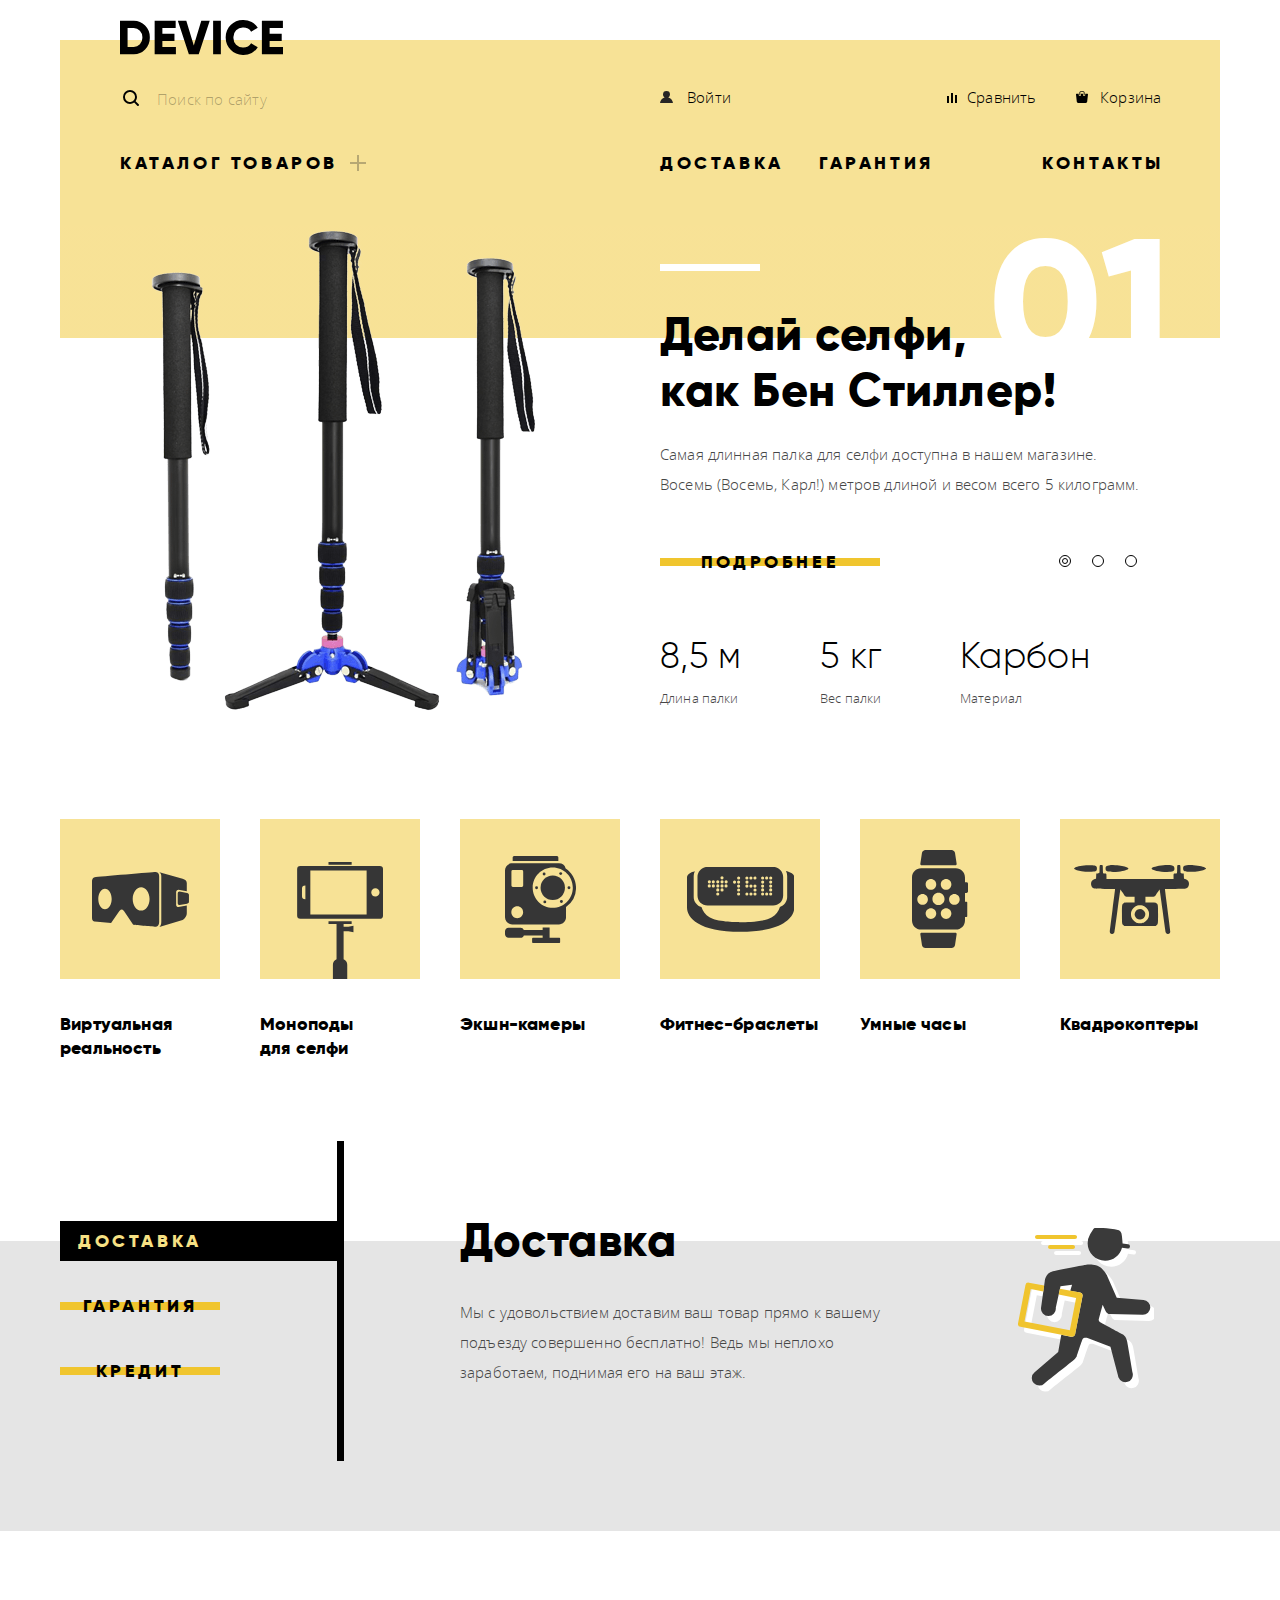
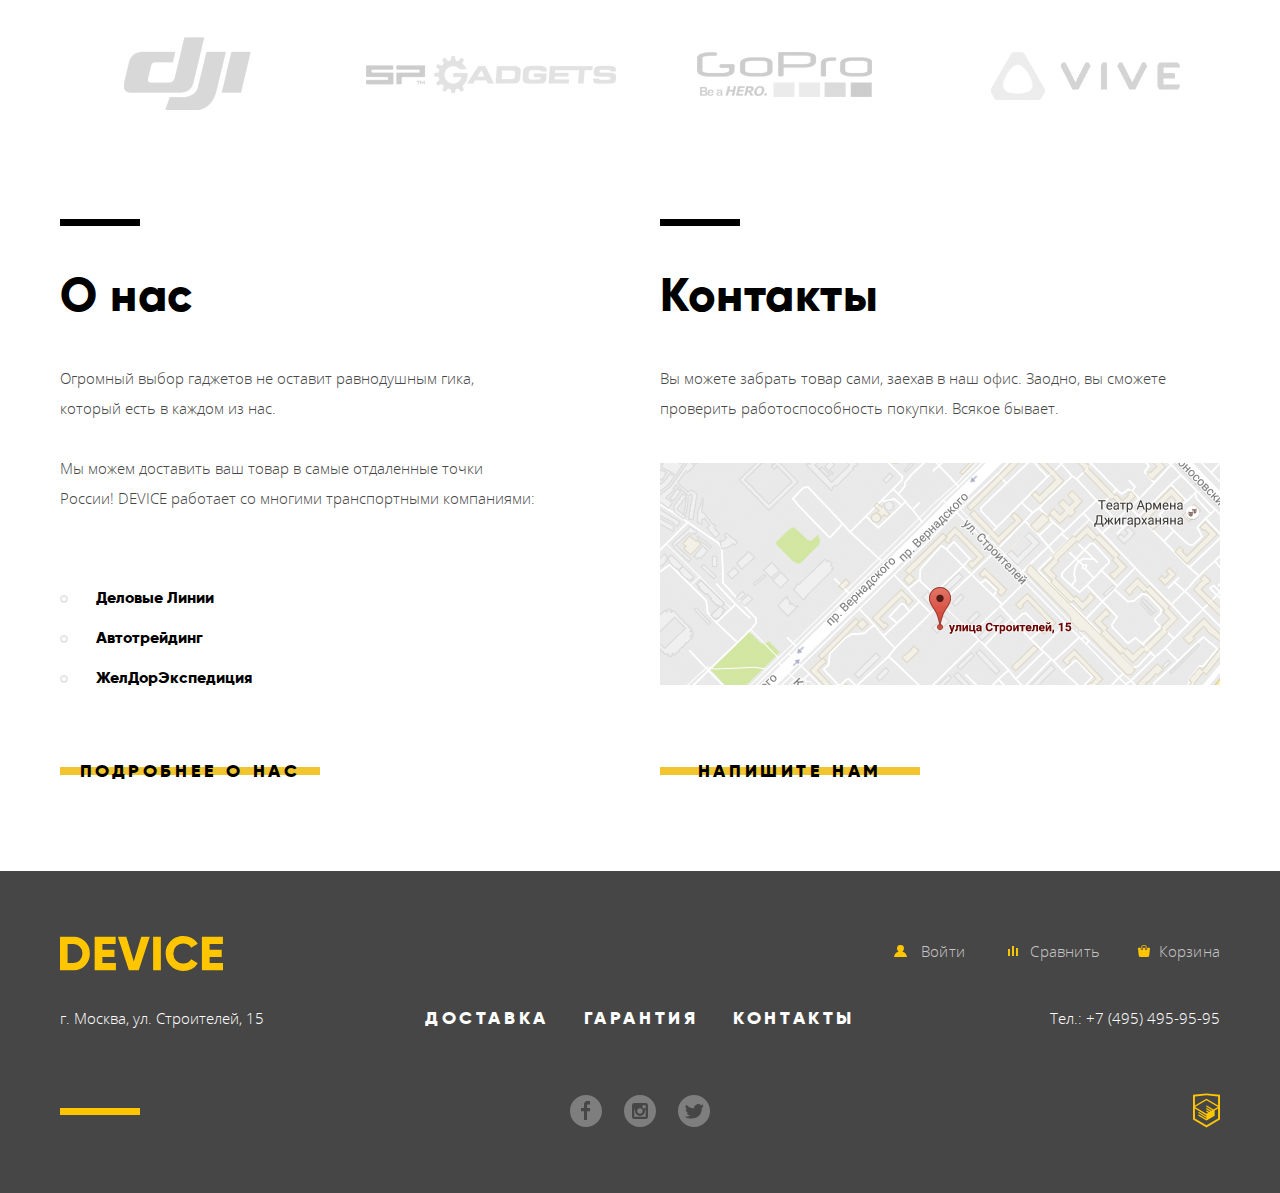
<file: index.html>
<!DOCTYPE html>
<html lang="ru">
  <head>
    <meta charset="utf-8">
    <title>Магазин гаджетов «DEVICE»</title>
    <link href="css/normalize.css" rel="stylesheet">
    <link href="css/style.css" rel="stylesheet">
  </head>
  <body>
    <header class="header">
      <a class="header__logo logo">
        <img class="header__logo-img" src="img/logo-device.svg" width="163" height="35" alt="Логотип магазина «DEVICE»">
      </a>
      <div class="header__control-section">
        <form class="header__search search" action="https://echo.htmlacademy.ru" method="get">
          <label class="visually-hidden" for="searchfield">Поиск по сайту</label>
          <input class="search__field" type="search" name="searchfield" id="searchfield" placeholder="Поиск по сайту" required>
          <input class="search__button" type="submit" value="Найти">
        </form>
        <ul class="header__user-nav user-nav">
          <li class="user-nav__login">
            <a class="user-nav__login-link link-dark" href="#">Войти</a>
          </li>
        </ul>
        <a class="header__compare compare link-dark" href="#">Сравнить</a>
        <a class="header__cart cart link-dark" href="#">Корзина</a>
      </div>
      <nav class="header__nav-section site-nav">
        <div class="site-nav__catalog nav-catalog">
          <a class="nav-catalog__title" href="#">Каталог товаров</a>
          <ul class="nav-catalog__list">
            <li class="nav-catalog__item">
              <a class="nav-catalog__link link-dark" href="#">Виртуальная реальность</a>
            </li>
            <li class="nav-catalog__item">
              <a class="nav-catalog__link link-dark" href="catalog-monopods.html">Моноподы для селфи</a>
            </li>
            <li class="nav-catalog__item">
              <a class="nav-catalog__link link-dark" href="#">Экшн-камеры</a>
            </li>
            <li class="nav-catalog__item">
              <a class="nav-catalog__link link-dark" href="#">Фитнес-браслеты</a>
            </li>
            <li class="nav-catalog__item">
              <a class="nav-catalog__link link-dark" href="#">Умные часы</a>
            </li>
            <li class="nav-catalog__item">
              <a class="nav-catalog__link link-dark" href="#">Квадрокоптеры</a>
            </li>
          </ul>
        </div>
        <ul class="site-nav__nav-menu nav-menu">
          <li class="nav-menu__item">
            <a class="nav-menu__link link-dark" href="#">Доставка</a>
          </li>
          <li class="nav-menu__item">
            <a class="nav-menu__link link-dark" href="#">Гарантия</a>
          </li>
          <li class="nav-menu__item nav-menu__item--last">
            <a class="nav-menu__link link-dark" href="#">Контакты</a>
          </li>
        </ul>
      </nav>
    </header>
    <main class="main">
      <div class="main__actual-slider">
        <section class="main__actual-slide actual actual--one">
          <div class="actual__photo">
            <img class="actual__img" src="img/slider-1.png" width="384" height="486" alt="Длинная селфи-палка">
          </div>
          <div class="actual__info">
            <h2 class="actual__title title">Делай селфи,<br>как Бен Стиллер!</h2>
            <p class="actual__content">
              Самая длинная палка для селфи доступна в нашем магазине.
              Восемь (Восемь, Карл!) метров длиной и весом всего 5 килограмм.
            </p>
            <a class="actual__button button" href="#">Подробнее</a>
            <ul class="actual__switch-list">
              <li class="actual__switch-item">
                <button class="actual__switch" type="button" name="open-first-actual" disabled></button>
              </li>
              <li class="actual__switch-item">
                <button class="actual__switch" type="button" name="open-second-actual"></button>
              </li>
              <li class="actual__switch-item">
                <button class="actual__switch" type="button" name="open-third-actual"></button>
              </li>
            </ul>
            <table class="actual__specification specification">
              <tr class="specification__values-row">
                <td class="specification__value">8,5 м</td>
                <td class="specification__value">5 кг</td>
                <td class="specification__value">Карбон</td>
              </tr>
              <tr class="specification__options-row">
                <td class="specification__option">Длина палки</td>
                <td class="specification__option">Вес палки</td>
                <td class="specification__option">Материал</td>
              </tr>
            </table>
          </div>
        </section>
        <section class="main__actual-slide actual actual--two">
          <div class="actual__photo">
            <img class="actual__img actual__img--fitness" src="img/slider-2.png" width="345" height="485" alt="Мотивирующий фитнес-браслет">
          </div>
          <div class="actual__info">
            <h2 class="actual__title title">Худеем<br>правильно!</h2>
            <p class="actual__content">
              Мотивирующие фитнес-браслеты помогут найти в себе силы<br>
              не пропускать занятия и соблюдать диету.
            </p>
            <a class="actual__button button" href="#">Подробнее</a>
            <ul class="actual__switch-list">
              <li class="actual__switch-item">
                <button class="actual__switch" type="button" name="open-first-actual"></button>
              </li>
              <li class="actual__switch-item">
                <button class="actual__switch" type="button" name="open-second-actual" disabled></button>
              </li>
              <li class="actual__switch-item">
                <button class="actual__switch" type="button" name="open-third-actual"></button>
              </li>
            </ul>
            <table class="actual__specification specification">
              <tr class="specification__values-row">
                <td class="specification__value">48 часов</td>
              </tr>
              <tr class="specification__options-row">
                <td class="specification__option">Без подзарядки</td>
              </tr>
            </table>
          </div>
        </section>
        <section class="main__actual-slide actual actual--three">
          <div class="actual__photo">
            <img class="actual__img actual__img--quadro" src="img/slider-3.png" width="526" height="334" alt="Квадрокоптер с лазером">
          </div>
          <div class="actual__info">
            <h2 class="actual__title title">Порхает как бабочка, жалит как пчела!</h2>
            <p class="actual__content">
              Этот обычный, на первый взгляд, квадрокоптер оснащен
              мощным лазером, замаскированным под стандартную камеру.
            </p>
            <a class="actual__button button" href="#">Подробнее</a>
            <ul class="actual__switch-list">
              <li class="actual__switch-item">
                <button class="actual__switch" type="button" name="open-first-actual"></button>
              </li>
              <li class="actual__switch-item">
                <button class="actual__switch" type="button" name="open-second-actual"></button>
              </li>
              <li class="actual__switch-item">
                <button class="actual__switch" type="button" name="open-third-actual" disabled></button>
              </li>
            </ul>
            <table class="actual__specification specification">
              <tr class="specification__values-row">
                <td class="specification__value">800 м</td>
                <td class="specification__value">50 м</td>
              </tr>
              <tr class="specification__options-row">
                <td class="specification__option">Дальность полета</td>
                <td class="specification__option">Радиус поражения</td>
              </tr>
            </table>
          </div>
        </section>
      </div>
      <section class="main__goods goods">
        <h1 class="main__title visually-hidden">Магазин гаджетов «DEVICE»</h1>
        <a class="goods__item" href="#">
          <div class="goods__image">
            <img class="goods__icon" src="img/popular-1.svg" width="97" height="55" alt="Виртуальная реальность">
          </div>
          <h2 class="goods__title">Виртуальная реальность</h2>
        </a>
        <a class="goods__item" href="#">
          <div class="goods__image">
            <img class="goods__icon goods__icon--bottom" src="img/popular-2.svg" width="86" height="117" alt="Моноподы для селфи">
          </div>
          <h2 class="goods__title">Моноподы<br>для селфи</h2>
        </a>
        <a class="goods__item" href="#">
          <div class="goods__image">
            <img class="goods__icon" src="img/popular-3.svg" width="71" height="87" alt="Экшн-камеры">
          </div>
          <h2 class="goods__title">Экшн-камеры</h2>
        </a>
        <a class="goods__item" href="#">
          <div class="goods__image">
            <img class="goods__icon" src="img/popular-4.svg" width="107" height="65" alt="Фитнес-браслеты">
          </div>
          <h2 class="goods__title">Фитнес-браслеты</h2>
        </a>
        <a class="goods__item" href="#">
          <div class="goods__image">
            <img class="goods__icon" src="img/popular-5.svg" width="56" height="98" alt="Умные часы">
          </div>
          <h2 class="goods__title">Умные часы</h2>
        </a>
        <a class="goods__item" href="#">
          <div class="goods__image">
            <img class="goods__icon" src="img/popular-6.svg" width="132" height="69" alt="Квадрокоптеры">
          </div>
          <h2 class="goods__title">Квадрокоптеры</h2>
        </a>
      </section>
      <div class="main__services-slider services">
        <section class="services__slide services__slide--one">
          <ul class="services__control">
            <li class="services__control-item">
              <button class="services__button button" type="button" name="open-service-delivery" disabled>Доставка</button>
            </li>
            <li class="services__control-item">
              <button class="services__button button" type="button" name="open-service-guarantee">Гарантия</button>
            </li>
            <li class="services__control-item">
              <button class="services__button button" type="button" name="open-service-credit">Кредит</button>
            </li>
          </ul>
          <div class="services__service service service--delivery">
            <h2 class="service__title title">Доставка</h2>
            <p class="service__content">
              Мы с удовольствием доставим ваш товар прямо к вашему подъезду совершенно бесплатно! Ведь мы неплохо заработаем, поднимая его на ваш этаж.
            </p>
          </div>
        </section>
        <section class="services__slide services__slide--two">
          <ul class="services__control">
            <li class="services__control-item">
              <button class="services__button button" type="button" name="open-service-delivery">Доставка</button>
            </li>
            <li class="services__control-item">
              <button class="services__button button" type="button" name="open-service-guarantee" disabled>Гарантия</button>
            </li>
            <li class="services__control-item">
              <button class="services__button button" type="button" name="open-service-credit">Кредит</button>
            </li>
          </ul>
          <div class="services__service service service--guarantee">
            <h2 class="service__title title">Гарантия</h2>
            <p class="service__content">
              Если из-за возгорания купленного у нас товара у вас сгорит дом — не переживайте, мы выдадим вам новый.<br>
              Товар, не дом, конечно же.
            </p>
          </div>
        </section>
        <section class="services__slide services__slide--three">
          <ul class="services__control">
            <li class="services__control-item">
              <button class="services__button button" type="button" name="open-service-delivery">Доставка</button>
            </li>
            <li class="services__control-item">
              <button class="services__button button" type="button" name="open-service-guarantee">Гарантия</button>
            </li>
            <li class="services__control-item">
              <button class="services__button button" type="button" name="open-service-credit" disabled>Кредит</button>
            </li>
          </ul>
          <div class="services__service service service--credit">
            <h2 class="service__title title">Кредит</h2>
            <p class="service__content">
              Залезть в долговую яму стало проще! Кредитные консультанты подберут для вас наиболее выгодные<br>
              условия кредита. Выгодные для нашего банка, разумеется.
            </p>
          </div>
        </section>
      </div>
      <section class="main__brands brands">
        <ul class="brands__list">
          <li class="brands__item">
            <a class="brands__link brands__link--dgi" href="#" aria-label="DGI"></a>
          </li>
          <li class="brands__item">
            <a class="brands__link brands__link--spadgets" href="#" aria-label="SP-Adgets"></a>
          </li>
          <li class="brands__item">
            <a class="brands__link brands__link--gopro" href="#" aria-label="GoPro"></a>
          </li>
          <li class="brands__item">
            <a class="brands__link brands__link--vive" href="#" aria-label="Vive"></a>
          </li>
        </ul>
      </section>
      <div class="main__info">
        <section class="about-us">
          <h2 class="about-us__title title">О нас</h2>
          <p class="about-us__content content-text">
            Огромный выбор гаджетов не оставит равнодушным гика, который есть в каждом из нас.
          </p>
          <p class="about-us__content content-text">
            Мы можем доставить ваш товар в самые отдаленные точки России! DEVICE работает со многими транспортными компаниями:
          </p>
          <ul class="about-us__transport transport">
            <li class="transport__company">Деловые Линии</li>
            <li class="transport__company">Автотрейдинг</li>
            <li class="transport__company">ЖелДорЭкспедиция</li>
          </ul>
          <a class="about-us__button button" href="#">Подробнее о нас</a>
        </section>
        <section class="contacts">
          <h2 class="contacts__title title">Контакты</h2>
          <p class="contacts__content content-text">
            Вы можете забрать товар сами, заехав в наш офис. Заодно, вы сможете проверить работоспособность покупки. Всякое бывает.
          </p>
          <a class="contacts__map-link" href="#">
            <img class="contacts__map-img" src="img/map.png" width="560" height="222" alt="Ул. Строителей, 15">
          </a>
          <a class="contacts__button button" href="#">Напишите нам</a>
        </section>
      </div>
    </main>
    <footer class="footer">
      <div class="footer__wrapper">
        <div class="footer__control-section">
          <a class="footer__logo logo">
            <img class="footer__logo-img" src="img/logo-device-yellow.svg" width="163" height="35" alt="Логотип магазина «DEVICE»">
          </a>
          <ul class="footer__user-nav user-nav">
            <li class="user-nav__login">
              <a class="user-nav__login-link user-nav__login-link--light link-light" href="#">Войти</a>
            </li>
          </ul>
          <a class="footer__compare compare link-light" href="#">Сравнить</a>
          <a class="footer__cart cart link-light" href="#">Корзина</a>
        </div>
        <div class="footer__contacts-section">
          <p class="footer__adress">г. Москва, ул. Строителей, 15</p>
          <ul class="footer__nav-menu nav-menu">
            <li class="nav-menu__item nav-menu__item--footer">
              <a class="nav-menu__link nav-menu__link--footer" href="#">Доставка</a>
            </li>
            <li class="nav-menu__item nav-menu__item--footer">
              <a class="nav-menu__link nav-menu__link--footer" href="#">Гарантия</a>
            </li>
            <li class="nav-menu__item nav-menu__item--footer">
              <a class="nav-menu__link nav-menu__link--footer" href="#">Контакты</a>
            </li>
          </ul>
          <p class="footer__phone">
             Тел.: <a class="footer__phone-link" href="tel:+74954959595">+7 (495) 495-95-95</a>
          </p>
        </div>
        <div class="footer__links-section">
          <ul class="footer__social social">
            <li class="social__item">
              <a class="social__button social__button--fb" href="#"><span class="visually-hidden">Фейсбук</span></a>
            </li>
            <li class="social__item">
              <a class="social__button social__button--ig" href="#"><span class="visually-hidden">Инстаграм</span></a>
            </li>
            <li class="social__item">
              <a class="social__button social__button--tw" href="#"><span class="visually-hidden">Твиттер</span></a>
            </li>
          </ul>
          <a class="footer__academy-link" href="https://htmlacademy.ru/intensive/htmlcss" aria-label="Интенсивы HTML Академии">
            <img class="footer__academy-img" src="img/logo-htmlacademy.svg" width="27" height="35" alt="Логотип HTML Академии">
          </a>
        </div>
      </div>
    </footer>
    <section class="map-popup popup">
      <button class="popup__close" type="button"  name="close-map-popup">
        Закрыть
      </button>
      <h3 class="popup__title visually-hidden">
        Как до нас добраться
      </h3>
      <iframe class="popup__map-google" src="https://www.google.com/maps/embed?pb=!1m18!1m12!1m3!1d2249.1125488779976!2d37.52742931592807!3d55.687030980535816!2m3!1f0!2f0!3f0!3m2!1i1024!2i768!4f13.1!3m3!1m2!1s0x46b54cf65f5c8955%3A0x694710ccd55501e!2z0YPQuy4g0KHRgtGA0L7QuNGC0LXQu9C10LksIDE1LCDQnNC-0YHQutCy0LAsIDExOTMxMQ!5e0!3m2!1sru!2sru!4v1562432307901!5m2!1sru!2sru" width="960" height="559" frameborder="0" style="border:0" allowfullscreen></iframe>
      <a class="popup__map-link" target="_blank" href="https://bit.ly/2Jj3HPn">
        <img class="popup__map-img" src="img/map-big.png" width="960" height="559" alt="Офис компании по адресу ул. Строителей, 15, Москва">
      </a>
    </section>
    <section class="letter-popup popup">
      <button class="popup__close" type="button" name="close-letter-popup">
        Закрыть
      </button>
      <h3 class="popup__title visually-hidden">
        Напишите нам
      </h3>
      <form class="popup__letter-form letter-form" action="https://echo.htmlacademy.ru" method="post">
        <div class="letter-form__item">
          <label class="letter-form__label" for="name">Ваше имя:</label>
          <input class="letter-form__field letter-form__field--name" type="text" name="name" id="name" placeholder="Имя Фамилия">
        </div>
        <div class="letter-form__item">
          <label class="letter-form__label" for="email">Ваш e-mail:</label>
          <input class="letter-form__field letter-form__field--email" type="email" name="email" id="email" placeholder="email@example.com">
        </div>
        <div class="letter-form__item">
          <label class="letter-form__label" for="letter">Текст письма:</label>
          <textarea class="letter-form__field letter-form__field--text" name="letter" id="letter" placeholder="В свободной форме"></textarea>
        </div>
        <button class="letter-form__submit button" type="submit" name="send-letter-form">
          Отправить
        </button>
      </form>
    </section>
    <script src="js/script.js"></script>
  </body>
</html>
</file>
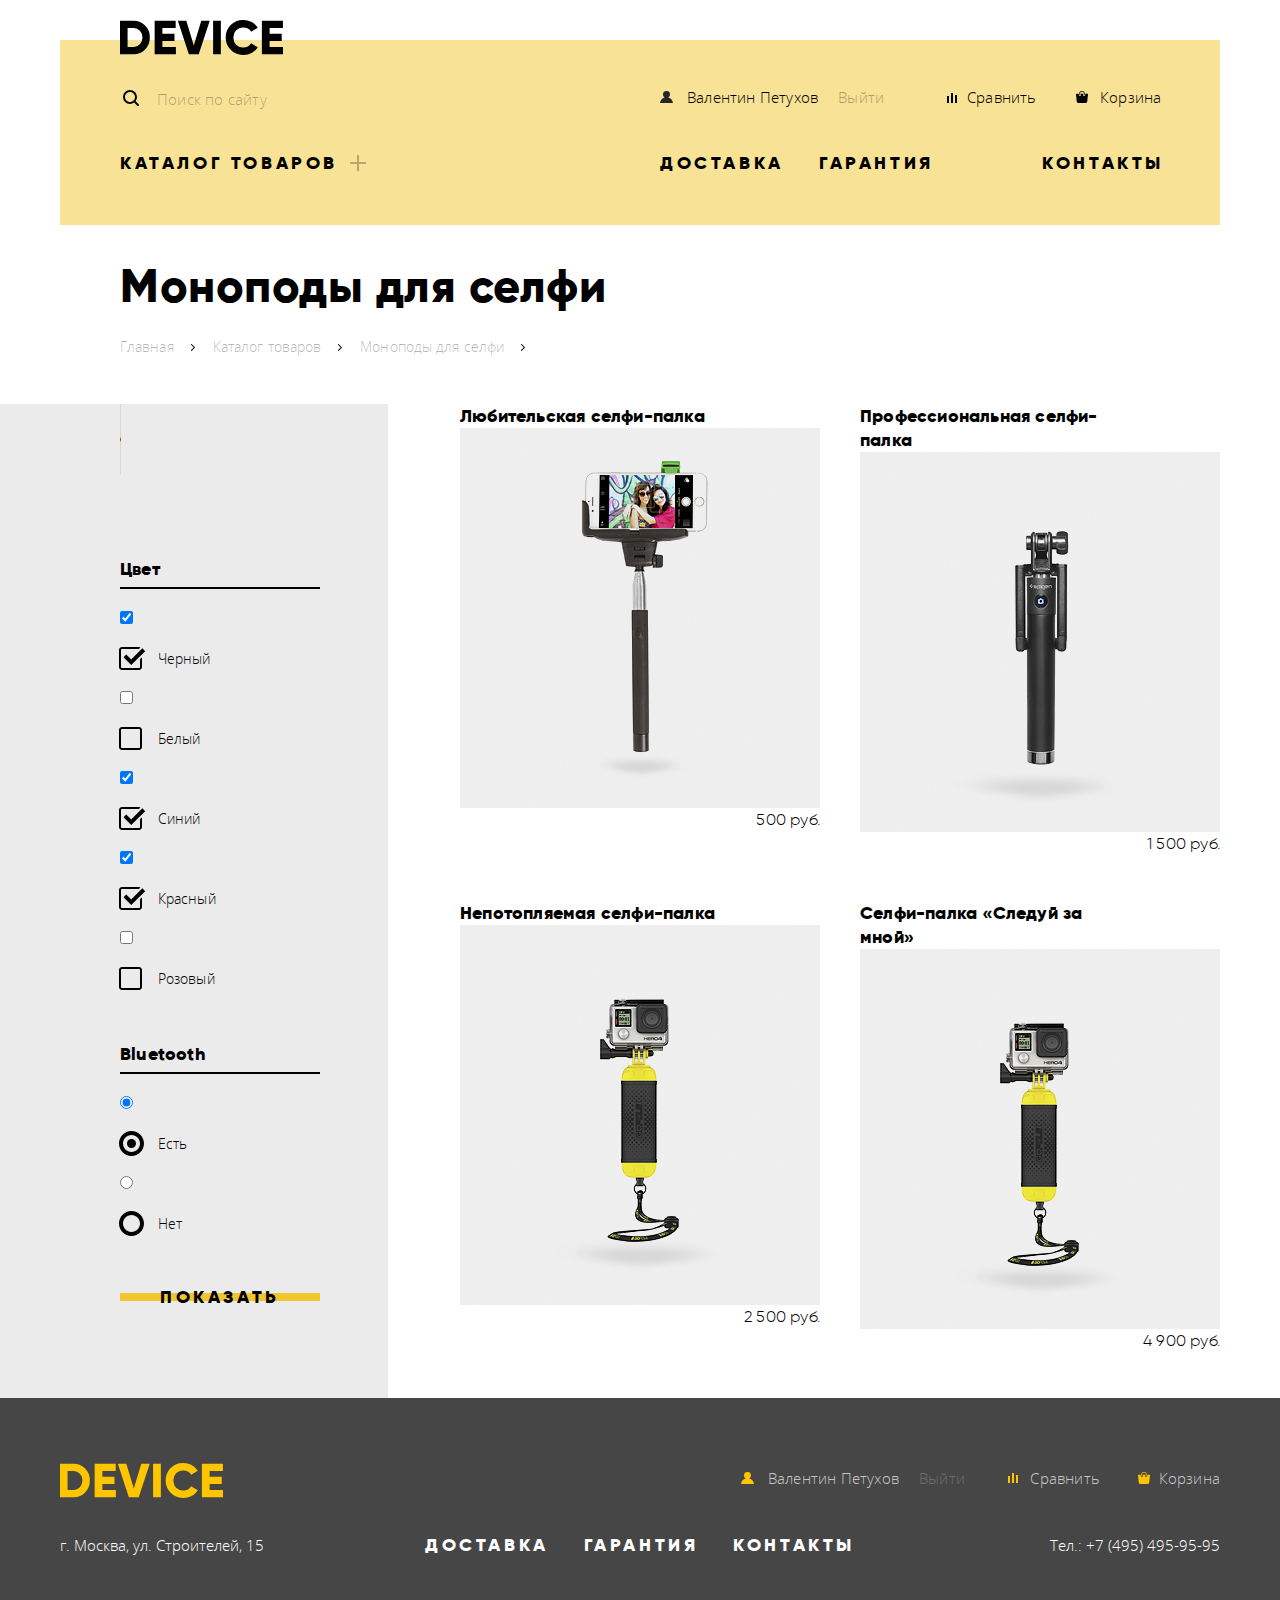
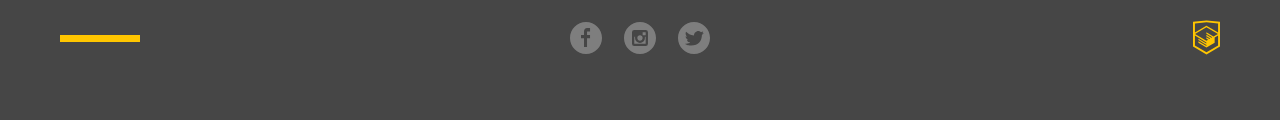
<file: catalog-monopods.html>
<!DOCTYPE html>
<html lang="ru">
  <head>
    <meta charset="utf-8">
    <title>Магазин гаджетов «DEVICE»</title>
    <link href="css/normalize.css" rel="stylesheet">
    <link href="css/style.css" rel="stylesheet">
  </head>
  <body>
    <header class="header">
      <a class="header__logo logo" href="index.html">
        <img class="header__logo-img" src="img/logo-device.svg" width="163" height="35" alt="Логотип магазина «DEVICE»">
      </a>
      <div class="header__control-section">
        <form class="header__search search" action="https://echo.htmlacademy.ru" method="get">
          <label class="visually-hidden" for="searchfield">Поиск по сайту</label>
          <input class="search__field" type="search" name="searchfield" id="searchfield" placeholder="Поиск по сайту" required>
          <input class="search__button" type="submit" value="Найти">
        </form>
        <ul class="header__user-nav user-nav">
          <li class="user-nav__profile">
            <a class="user-nav__profile-link link-dark" href="#">Валентин Петухов</a>
          </li>
          <li class="user-nav__logout">
            <a class="user-nav__logout-link link-dark" href="#">Выйти</a>
          </li>
        </ul>
        <a class="header__compare compare link-dark" href="#">Сравнить</a>
        <a class="header__cart cart link-dark" href="#">Корзина</a>
      </div>
      <nav class="header__nav-section site-nav">
        <div class="site-nav__catalog nav-catalog">
          <a class="nav-catalog__title link-dark" href="#">Каталог товаров</a>
          <ul class="nav-catalog__list">
            <li class="nav-catalog__item">
              <a class="nav-catalog__link link-dark" href="#">Виртуальная реальность</a>
            </li>
            <li class="nav-catalog__item">
              <a class="nav-catalog__link link-dark" href="catalog-monopods.html">Моноподы для селфи</a>
            </li>
            <li class="nav-catalog__item">
              <a class="nav-catalog__link link-dark" href="#">Экшн-камеры</a>
            </li>
            <li class="nav-catalog__item">
              <a class="nav-catalog__link link-dark" href="#">Фитнес-браслеты</a>
            </li>
            <li class="nav-catalog__item">
              <a class="nav-catalog__link link-dark" href="#">Умные часы</a>
            </li>
            <li class="nav-catalog__item">
              <a class="nav-catalog__link link-dark" href="#">Квадрокоптеры</a>
            </li>
          </ul>
        </div>
        <ul class="site-nav__nav-menu nav-menu">
          <li class="nav-menu__item">
            <a class="nav-menu__link link-dark" href="#">Доставка</a>
          </li>
          <li class="nav-menu__item">
            <a class="nav-menu__link link-dark" href="#">Гарантия</a>
          </li>
          <li class="nav-menu__item nav-menu__item--last">
            <a class="nav-menu__link link-dark" href="#">Контакты</a>
          </li>
        </ul>
      </nav>
    </header>
    <main class="main">
      <div class="main__top">
        <h1 class="main__title title">Моноподы для селфи</h1>
        <ul class="main__breadcrumbs breadcrumbs">
          <li class="breadcrumbs__item">
            <a class="breadcrumbs__content" href="index.html">Главная</a>
          </li>
          <li class="breadcrumbs__item">
            <a class="breadcrumbs__content" href="#">Каталог товаров</a>
          </li>
          <li class="breadcrumbs__item">
            <span class="breadcrumbs__content breadcrumbs__content--current">Моноподы для селфи</span>
          </li>
        </ul>
      </div>
      <div class="main__content">
        <section class="main__filters filters">
          <h2 class="filters__title visually-hidden">Фильтр товаров</h2>
          <form class="filters__form filter" action="https://echo.htmlacademy.ru" method="get">
            <fieldset class="filter__set">
              <legend class="filter__setname">Цвет</legend>
              <ul class="filter__colors color-list">
                <li class="color-list__item">
                  <input class="color-list__input" type="checkbox" name="color" value="black" id="black-color" checked>
                  <label class="color-list__label" for="black-color">Черный</label>
                </li>
                <li class="color-list__item">
                  <input class="color-list__input" type="checkbox" name="color" value="white" id="white-color">
                  <label class="color-list__label" for="white-color">Белый</label>
                </li>
                <li class="color-list__item">
                  <input class="color-list__input" type="checkbox" name="color" value="blue" id="blue-color" checked>
                  <label class="color-list__label" for="blue-color">Синий</label>
                </li>
                <li class="color-list__item">
                  <input class="color-list__input" type="checkbox" name="color" value="red" id="red-color" checked>
                  <label class="color-list__label" for="red-color">Красный</label>
                </li>
                <li class="color-list__item">
                  <input class="color-list__input" type="checkbox" name="color" value="pink" id="pink-color">
                  <label class="color-list__label" for="pink-color">Розовый</label>
                </li>
              </ul>
            </fieldset>
            <fieldset class="filter__set">
              <legend class="filter__setname">Bluetooth</legend>
              <ul class="filter__bluetooth bluetooth-list">
                <li class="bluetooth-list__item">
                  <input class="bluetooth-list__input" type="radio" name="bluetooth" value="yes" id="bluetooth-yes" checked>
                  <label class="bluetooth-list__label" for="bluetooth-yes">Есть</label>
                </li>
                <li class="bluetooth-list__item">
                  <input class="bluetooth-list__input" type="radio" name="bluetooth" value="no" id="bluetooth-no">
                  <label class="bluetooth-list__label" for="bluetooth-no">Нет</label>
                </li>
              </ul>
            </fieldset>
            <button class="filter__submit button" type="submit">
              Показать
            </button>
          </form>
        </section>
        <section class="main__catalog catalog">
          <h2 class="catalog__title visually-hidden">Список моноподов для селфи</h2>
          <ul class="catalog__list">
            <li class="catalog__item catalog-item">
              <h3 class="catalog-item__title">
                <a class="catalog-item__link" href="#">Любительская селфи-палка</a>
              </h3>
              <img class="catalog-item__img" src="img/item-1.jpg" width="360" height="380" alt="Любительская селфи-палка">
              <div class="catalog-item__details details">
                <button class="details__to-cart button" type="button">
                  В корзину
                </button>
                <button class="details__compare" type="button">
                  Добавить к сравнению
                </button>
              </div>
              <p class="catalog-item__price">500 руб.</p>
            </li>
            <li class="catalog__item catalog-item">
              <h3 class="catalog-item__title">
                <a class="catalog-item__link" href="#">Профессиональная селфи-палка</a>
              </h3>
              <img class="catalog-item__img" src="img/item-2.jpg" width="360" height="380" alt="Профессиональная селфи-палка">
              <div class="catalog-item__details details">
                <button class="details__to-cart button" type="button">
                  В корзину
                </button>
                <button class="details__compare" type="button">
                  Добавить к сравнению
                </button>
              </div>
              <p class="catalog-item__price">1 500 руб.</p>
            </li>
            <li class="catalog__item catalog-item">
              <h3 class="catalog-item__title">
                <a class="catalog-item__link" href="#">Непотопляемая селфи-палка</a>
              </h3>
              <img class="catalog-item__img" src="img/item-3.jpg" width="360" height="380" alt="Непотопляемая селфи-палка">
              <div class="catalog-item__details details">
                <button class="details__to-cart button" type="button">
                  В корзину
                </button>
                <button class="details__compare" type="button">
                  Добавить к сравнению
                </button>
              </div>
              <p class="catalog-item__price">2 500 руб.</p>
            </li>
            <li class="catalog__item catalog-item">
              <h3 class="catalog-item__title">
                <a class="catalog-item__link" href="#">Селфи-палка «Следуй за мной»</a>
              </h3>
              <img class="catalog-item__img" src="img/item-3.jpg" width="360" height="380" alt="Селфи-палка «Следуй за мной»">
              <div class="catalog-item__details details">
                <button class="details__to-cart button" type="button">
                  В корзину
                </button>
                <button class="details__compare" type="button">
                  Добавить к сравнению
                </button>
              </div>
              <p class="catalog-item__price">4 900 руб.</p>
            </li>
          </ul>
        </section>
      </div>
    </main>
    <footer class="footer">
      <div class="footer__wrapper">
        <div class="footer__control-section">
          <a class="footer__logo logo" href="index.html">
            <img class="footer__logo-img" src="img/logo-device-yellow.svg" width="163" height="35" alt="Логотип магазина «DEVICE»">
          </a>
          <ul class="footer__user-nav user-nav">
            <li class="user-nav__profile">
              <a class="user-nav__profile-link user-nav__profile-link--light link-light" href="#">Валентин Петухов</a>
            </li>
            <li class="user-nav__logout">
              <a class="user-nav__logout-link link-light" href="#">Выйти</a>
            </li>
          </ul>
          <a class="footer__compare compare link-light" href="#">Сравнить</a>
          <a class="footer__cart cart link-light" href="#">Корзина</a>
        </div>
        <div class="footer__contacts-section">
          <p class="footer__adress">г. Москва, ул. Строителей, 15</p>
          <ul class="footer__nav-menu nav-menu">
            <li class="nav-menu__item nav-menu__item--footer">
              <a class="nav-menu__link nav-menu__link--footer" href="#">Доставка</a>
            </li>
            <li class="nav-menu__item nav-menu__item--footer">
              <a class="nav-menu__link nav-menu__link--footer" href="#">Гарантия</a>
            </li>
            <li class="nav-menu__item nav-menu__item--footer">
              <a class="nav-menu__link nav-menu__link--footer" href="#">Контакты</a>
            </li>
          </ul>
          <p class="footer__phone">Тел.: +7 (495) 495-95-95</p>
        </div>
        <div class="footer__links-section">
          <div class="footer__line"></div>
          <ul class="footer__social social">
            <li class="social__item">
              <a class="social__button social__button--fb" href="#"><span class="visually-hidden">Фейсбук</span></a>
            </li>
            <li class="social__item">
              <a class="social__button social__button--ig" href="#"><span class="visually-hidden">Инстаграм</span></a>
            </li>
            <li class="social__item">
              <a class="social__button social__button--tw" href="#"><span class="visually-hidden">Твиттер</span></a>
            </li>
          </ul>
          <a class="footer__academy-link" href="https://htmlacademy.ru/intensive/htmlcss" aria-label="Интенсивы HTML Академии">
            <img class="footer__academy-img" src="img/logo-htmlacademy.svg" width="27" height="35" alt="Логотип HTML Академии">
          </a>
        </div>
      </div>
    </footer>
  </body>
</html>
</file>
<file: css/style.css>
@font-face {
  font-family: 'Gilroy';
  font-style: normal;
  font-weight: 800;
  src: local('Gilroy ExtraBold'),
       url('../fonts/gilroyextrabold.woff2') format('woff2'),
       url('../fonts/gilroyextrabold.woff') format('woff');
}

@font-face {
  font-family: 'Gilroy';
  font-style: normal;
  font-weight: 300;
  src: local('Gilroy Light'),
       url('../fonts/gilroylight.woff2') format('woff2'),
       url('../fonts/gilroylight.woff') format('woff');
}

@font-face {
  font-family: 'OpenSans';
  font-style: normal;
  font-weight: 400;
  src: local('OpenSans'),
       url('../fonts/opensans.woff2') format('woff2'),
       url('../fonts/opensans.woff') format('woff');
}

@font-face {
  font-family: 'OpenSans';
  font-style: normal;
  font-weight: 300;
  src: local('OpenSans Light'),
       url('../fonts/opensanslight.woff2') format('woff2'),
       url('../fonts/opensanslight.woff') format('woff');
}

.visually-hidden {
	position: absolute;
	clip: rect(1px 1px 1px 1px);
	clip: rect(1px, 1px, 1px, 1px);
	padding: 0;
	border: 0;
  width: 1px;
	height: 1px;
	overflow: hidden;
}

body {
  margin: 0;
  padding: 0;

  background-color: #ffffff;
}

.header {
  width: 1040px;
  margin: 40px auto 0;
  padding: 0 60px;
  position: relative;

  background-color: rgba(240, 197, 46, 0.5);
}

.header__logo {
  position: absolute;
  top: -20px;
}

.logo:hover {
  opacity: 0.6;
}

.logo:focus {
  opacity: 0.3;
}

.header__control-section {
  display: flex;
  padding-top: 34px;
}

.header__search {
  position: relative;

  width: 540px;
}

.header__search::before {
  content: "";

  position: absolute;
  top: 16px;
  left: 3px;

  width: 16px;
  height: 16px;

  background-image: url(../img/search-icon.svg);
  background-repeat: no-repeat;
  background-position: 0 0;
}

.search__field {
  width: 356px;
  height: 49px;
  padding-left: 35px;

  font-family: 'OpenSans', Arial, sans-serif;
  font-size: 15px;
  line-height: 30px;
  font-weight: 300;
  letter-spacing: 0.2px;
  color: rgba(0, 0, 0, 0.3);

  background-color: transparent;
  border: 2px solid transparent;
}

.search__field:focus,
.search__field:valid {
  color: #000000;
  outline: none;
  border-bottom: 2px solid #000000;
}

.search__field:not(:placeholder-shown) {
  color: #000000;
  outline: none;
  border-bottom: 2px solid #000000;
}

input[type="search"]::-webkit-search-cancel-button { /* убираем кнопку очистки поля */
	-webkit-appearance: none;
}

.search__field::-webkit-input-placeholder { /* WebKit, Blink, Edge */
  color: rgba(0, 0, 0, 0.3);
}

.search__field::-moz-placeholder { /* Mozilla Firefox 19+ */
  color: rgba(0, 0, 0, 0.3);
  opacity:  1;
}

.search__field:-ms-input-placeholder { /* Internet Explorer 10-11 */
  color: rgba(0, 0, 0, 0.3);
}

.search__field::-ms-input-placeholder { /* Microsoft Edge */
  color: rgba(0, 0, 0, 0.3);
}

.search__field::placeholder { /* Most modern browsers ? */
  color: rgba(0, 0, 0, 0.3);
}

.search__field:hover::-webkit-input-placeholder { /* WebKit, Blink, Edge */
  color: rgba(0, 0, 0, 0.6);
}

.search__field:hover::-moz-placeholder { /* Mozilla Firefox 19+ */
  color: rgba(0, 0, 0, 0.6);
  opacity:  1;
}

.search__field:hover:-ms-input-placeholder { /* Internet Explorer 10-11 */
  color: rgba(0, 0, 0, 0.6);
}

.search__field:hover::-ms-input-placeholder { /* Microsoft Edge */
  color: rgba(0, 0, 0, 0.6);
}

.search__field:hover::placeholder { /* Most modern browsers ? */
  color: rgba(0, 0, 0, 0.6);
}

.search__button {
  display: none;
  margin: -4px 0 0 -5px;
  padding: 0 21px;

  font-family: 'OpenSans', Arial, sans-serif;
  font-size: 15px;
  line-height: 45px;
  font-weight: 300;
  letter-spacing: 0.2px;
  text-align: center;
  color: #000000;
  vertical-align: middle;

  background-color: transparent;
  border: 2px solid #000000;
}

.search__field:focus ~ .search__button,
.search__field:valid ~ .search__button {
  display: inline-block;
  vertical-align: middle;
  outline: none;
}

.search__field:not(:placeholder-shown) ~ .search__button {
  display: inline-block;
  vertical-align: middle;
}

.search__button:hover {
  color: #ffffff;
  background-color: #000000;
}

.search__button:focus {
  color: rgba(255, 255, 255, 0.3);
  background-color: #000000;
}

.header__user-nav {
  width: 287px;
  margin: 0;
}

.user-nav {
  display: flex;

  list-style: none;
}

.header__user-nav,
.header__compare,
.header__cart {
  padding: 8px 0;
}

.user-nav__login-link,
.user-nav__profile-link,
.user-nav__logout-link,
.compare,
.cart {
  display: inline-block;
  vertical-align: top;

  height: 31px;

  font-family: 'OpenSans', Arial, sans-serif;
  font-size: 15px;
  line-height: 30px;
  font-weight: 300;
  color: #464646;
  letter-spacing: 0.2px;
  text-decoration: none;
}

.user-nav__login-link,
.user-nav__profile-link {
  position: relative;

  padding-left: 27px;
}

.user-nav__login-link::before,
.user-nav__profile-link::before {
  content: "";

  position: absolute;
  top: 9px;
  left: 0;

  width: 13px;
  height: 12px;

  background-image: url(../img/user-icon.svg);
  background-repeat: no-repeat;
  background-position: 0 0;
}

.user-nav__logout-link {
  margin-left: 20px;
  opacity: 0.3;
}

.header__compare {
  position: relative;

  width: 94px;
  padding-left: 20px;
}

.header__compare::before {
  content: "";

  position: absolute;
  top: 19px;
  left: 0;

  width: 10px;
  height: 10px;

  background-image: url(../img/compare-icon.svg);
  background-repeat: no-repeat;
  background-position: 0 0;
}

.header__cart {
  position: relative;

  width: 60px;
  margin-left: auto;
  padding-left: 24px;

  text-align: right;
}

.header__cart::before {
  content: "";

  position: absolute;
  top: 17px;
  left: 0;

  width: 12px;
  height: 12px;

  background-image: url(../img/cart-icon.svg);
  background-repeat: no-repeat;
  background-position: 0 0;
}

.link-dark {
  color: #000000;
}

.link-dark:hover {
  opacity: 0.6;
}

.link-dark:focus {
  opacity: 0.3;
}

.header__nav-section {
  display: flex;
  margin-top: 28px;
  padding-bottom: 50px;
}

.nav-catalog {
  position: relative;
  width: 540px;
  width: 260px;
  margin-right: 280px;
}

.nav-catalog__title {
  position: relative;

  padding-right: 28px;

  font-family: 'Gilroy', Arial, sans-serif;
  font-size: 18px;
  line-height: 24px;
  font-weight: 800;
  letter-spacing: 3.6px;
  text-transform: uppercase;
  text-decoration: none;
  color: #000000;
}

.nav-catalog__title:hover {
  color: rgba(0, 0, 0, 0.6);
}

.nav-catalog__title:focus {
  color: rgba(0, 0, 0, 0.3);
}

.nav-catalog__title::after {
  content: "";

  position: absolute;
  top: 3px;
  right: 0;

  width: 16px;
  height: 16px;

  background-image: url(../img/plus.svg);
  background-repeat: no-repeat;
  background-position: 0 0;
  opacity: 0.3
}

.nav-catalog__list {
  position: absolute;
  top: 21px;
  left: -60px;
  z-index: 1;

  display: none;
  flex-direction: column;
  align-content: flex-start;
  flex-wrap: wrap;

  width: 1040px;
  height: 142px;
  margin: 0;
  padding: 25px 60px 0;
  list-style: none;

  background-color: #f7e296;
}

.nav-catalog:hover .nav-catalog__list {
  display: flex;
}

.nav-catalog__item {
  min-width: 140px;
  padding-right: 60px;
}

.nav-catalog__item:nth-child(5) {
  margin-bottom: 40px;
}

.nav-catalog__link {
  font-family: 'OpenSans', Arial, sans-serif;
  font-size: 15px;
  line-height: 36px;
  font-weight: 300;
  color: #464646;
  letter-spacing: 0.2px;
  text-decoration: none;
}

.site-nav__nav-menu {
  width: 500px;
  margin: 0;
}

.nav-menu {
  display: flex;
  padding: 0;
  list-style: none;
}

.nav-menu__item {
  width: 159px;
}

.nav-menu__item--last {
  margin-left: auto;
  margin-right: -4px;
  text-align: right;
}

.nav-menu__link {
  font-family: 'Gilroy', Arial, sans-serif;
  font-size: 18px;
  line-height: 24px;
  font-weight: 800;
  letter-spacing: 3.6px;
  text-transform: uppercase;
  text-decoration: none;
}

.main {
  overflow-x: hidden;
}

.main__actual-slider {
  width: 1160px;
  min-height: 500px;
  margin: 0 auto 94px;

  background-color: #ffffff;
  background-image: linear-gradient(to bottom, rgba(240, 197, 46, 0.5) 113px, #ffffff 113px);
}

.actual {
  position: relative;

  display: flex;
  flex-direction: row;
}

.actual::before {
  position: absolute;
  top: -12px;
  right: 46px;

  font-family: 'Gilroy', Arial, sans-serif;
  font-size: 179px;
  line-height: 1;
  font-weight: 800;
  letter-spacing: 1.79px;
  text-align: right;
  color: #ffffff;
}

.actual--one::before {
  content: "01";
}

.actual--two::before {
  content: "02";
}

.actual--three::before {
  content: "03";
}

.actual__photo {
  width: 565px;
  margin-right: 35px;
}

.actual__img {
  display: block;
  margin: 2px auto 0;
}

.actual__img--fitness {
  margin-top: 14px;
}

.actual__img--quadro {
  margin-top: 65px;
}

.actual__info {
  width: 560px;
}

.title {
  font-family: 'Gilroy', Arial, sans-serif;
  font-size: 47px;
  line-height: 1.19;
  font-weight: 800;
  letter-spacing: 0.5px;
  color: #000000;
}

.actual__title {
  position: relative;

  margin: 82px 0 20px;
}

.actual__title::before {
  content: "";

  position: absolute;
  top: -43px;
  left: 0;

  width: 100px;
  height: 7px;

  background-color: #ffffff;
}

.actual__content {
  width: 486px;
  margin: 0 0 43px;

  font-family: 'OpenSans', Arial, sans-serif;
  font-size: 15px;
  line-height: 2;
  font-weight: 300;
  letter-spacing: 0.15px;
  text-align: left;
  color: #464646;
}

.button {
  position: relative;
  z-index: 2;

  display: inline-block;
  padding: 8px;

  font-family: 'Gilroy', Arial, sans-serif;
  font-size: 18px;
  line-height: 24px;
  font-weight: 800;
  letter-spacing: 3.6px;
  text-transform: uppercase;
  text-decoration: none;
  text-align: center;
  vertical-align: middle;
  color: #000000;

  background-color: transparent;
  border: none;
  cursor: pointer;
}

.button::before {
  content: "";
  z-index: -1;

  position: absolute;
  top: 50%;
  left: 0;

  width: 100%;
  height: 8px;

  background-color: #f0c52e;
  transition: transform;
  transform: translateY(-4px);
}

.button:hover::before,
.button:focus::before {
  height: 40px;
  transform: translateY(-20px);
}

.button:focus {
  color: rgba(0, 0, 0, 0.3);
}

.actual__button {
  min-width: 204px;
}

.actual__switch-list {
  display: inline-flex;
  justify-content: space-between;

  width: 78px;
  margin: 0 0 0 175px;
  padding: 0;

  list-style: none;
}

.actual__switch {
  position: relative;

  width: 12px;
  height: 12px;
  padding: 0;

  border: 1px solid #000000;
  border-radius: 50%;

  background-color: transparent;
  cursor: pointer;
}

.actual__switch:disabled::before {
  content: "";

  position: absolute;
  top: 2px;
  left: 2px;

  width: 4px;
  height: 4px;

  border: 1px solid #000000;
  border-radius: 50%;
}

.actual__specification {
  margin-top: 51px;

  border-collapse: collapse;
}

.specification__values-row {
  font-family: 'Gilroy', Arial, sans-serif;
  font-size: 36px;
  line-height: 1.33;
  font-weight: 300;
  letter-spacing: 0.36px;
  text-align: left;
  color: #000000;
}

.specification__value {
  width: 160px;
  padding: 0;
}

.specification__value:nth-child(n+2) {
  width: 140px;
}

.specification__options-row {
  font-family: 'OpenSans', Arial, sans-serif;
  font-size: 13px;
  line-height: 1.54;
  font-weight: 300;
  letter-spacing: 0.13px;
  text-align: left;
  color: #464646;
}

.specification__option {
  padding: 7px 0 0;
}

.actual--two,
.actual--three {
  display: none;
}

.main__goods {
  margin: 0 auto 80px;
}

.goods {
  display: flex;
  justify-content: space-between;

  width: 1160px;
}

.goods__item {
  width: 160px;

  text-decoration: none;
}

.goods__image {
  display: flex;
  justify-content: center;
  align-items: center;

  height: 160px;

  background-color: rgba(240, 197, 46, 0.5);
}

.goods__icon--bottom {
  margin-top: auto;
}

.goods__title {
  margin: 34px 0 0;

  font-family: 'Gilroy', Arial, sans-serif;
  font-size: 18px;
  line-height: 1.33;
  font-weight: 800;
  letter-spacing: 0.18px;
  text-align: left;
  color: #000000;
}

.goods__item:hover .goods__image,
.goods__item:focus .goods__image {
  background-color: #f0c52e;
}

.goods__item:focus .goods__icon,
.goods__item:focus .goods__title {
  opacity: 0.3;
}

.main__services-slider {
  margin-bottom: 94px;
}

.services {
  background-image: linear-gradient(to bottom, #ffffff 100px, #e5e5e5 100px);
}

.services__slide {
  display: flex;
  justify-content: space-between;

  width: 1160px;
  margin: 0 auto;
}

.services__control {
  display: flex;
  flex-direction: column;
  justify-content: space-between;

  width: 277px;
  height: 170px;
  margin: 0 0 70px;
  padding: 80px 0 70px;
  border-right: 7px solid #000000;

  list-style: none;
}

.services__button {
  width: 160px;
}

.services__button:disabled {
  cursor: default;
}

.services__button:focus,
.services__button:disabled {
  color: #f7e184;
}

.services__button:disabled::before {
  top: 0;

  width: 277px;
  height: 40px;

  background-color: #000000;
  transform: none;
}

.services__button:focus::before {
  width: 277px;

  background-color: #000000;
}

.service {
  width: 450px;
  padding-right: 310px;

  background-repeat: no-repeat;
}

.service--delivery {
  background-image: url(../img/delivery.svg);
  background-position: top 87px right 66px;
}

.service--guarantee {
  background-image: url(../img/warranty.svg);
  background-position: top 63px right 46px;
}

.service--credit {
  background-image: url(../img/credit.svg);
  background-position: top 63px right 70px;
}

.service__title {
  margin: 72px 0 28px;
}

.service__content {
  font-family: 'OpenSans', Arial, sans-serif;
  font-size: 15px;
  line-height: 2;
  font-weight: 300;
  letter-spacing: 0.15px;
  text-align: left;
  color: #464646;
}

.services__slide--two,
.services__slide--three {
  display: none;
}

.main__brands {
  margin-bottom: 94px;
}

.brands__list {
  display: flex;
  justify-content: space-between;

  width: 1160px;
  margin: 0 auto;
  padding: 0;

  list-style: none;
}

.brands__link {
  display: block;

  width: 260px;
  height: 100px;
  background-position: 0 0;
  background-repeat: no-repeat;
  background-size: cover;
}

.brands__link--dgi {
  background-image: url(../img/logo-1-grey.png);
}

.brands__link--dgi:hover {
  background-image: url(../img/logo-1.png);
}

.brands__link--spadgets {
  background-image: url(../img/logo-2-grey.png);
}

.brands__link--spadgets:hover {
  background-image: url(../img/logo-2.png);
}

.brands__link--gopro {
  background-image: url(../img/logo-3-grey.png);
}

.brands__link--gopro:hover {
  background-image: url(../img/logo-3.png);
}

.brands__link--vive {
  background-image: url(../img/logo-4-grey.png);
}

.brands__link--vive:hover {
  background-image: url(../img/logo-4.png);
}

.main__info {
  display: flex;
  justify-content: space-between;
  width: 1160px;
  margin: 0 auto 80px;
  padding: 0 20px;
}

.about-us,
.contacts {
  width: 560px;
}

.about-us__title,
.contacts__title {
  position: relative;

  margin: 52px 0 44px 0;

  line-height: 48px;
}

.about-us__title::before,
.contacts__title::before {
  content: "";

  position: absolute;
  top: -52px;
  left: 0;

  width: 80px;
  height: 7px;

  background-color: #000000;
}

.about-us__content {
  width: 475px;
  margin-bottom: 30px;
}

.content-text {
  font-family: 'OpenSans', Arial, sans-serif;
  font-size: 15px;
  line-height: 30px;
  font-weight: 300;
  color: #464646;
}

.about-us__transport {
  margin: 65px 0 53px;
  padding-left: 36px;

  list-style: none;
}

.transport__company {
  position: relative;

  font-family: 'Gilroy', Arial, sans-serif;
  font-size: 16px;
  line-height: 40px;
  font-weight: 800;
  color: #000000;
}

.transport__company::before {
  content: "";

  position: absolute;
  top: 50%;
  left: -36px;
  transform: translateY(-3px);

  width: 4px;
  height: 4px;

  border: 2px solid #e6e6e6;
  border-radius: 50%;
}

.contacts__content {
  margin-bottom: 40px;
}

.contacts__map-link {
  display: block;

  margin-bottom: 62px;
}

.about-us__button,
.contacts__button {
  min-width: 244px;
}

.main__top {
  width: 1040px;
  margin: 37px auto 45px;
}

.main__title {
  margin: 0 0 25px;
  line-height: 48px;
}

.main__breadcrumbs {
  margin: 0;
}

.breadcrumbs {
  display: flex;
  padding: 0;
  list-style: none;
}

.breadcrumbs__item {
  position: relative;

  margin-right: 39px;
}

.breadcrumbs__item::after {
  content: "";

  position: absolute;
  top: 9px;
  right: -21px;

  width: 4px;
  height: 7px;

  background-image: url(../img/nav-arrow.svg);
  background-repeat: no-repeat;
  background-position: 0 0;
}

.breadcrumbs__item--current {
  margin-right: 0;
}

.breadcrumbs__item--current::after {
  display: none;
}

.breadcrumbs__content {
  font-family: 'OpenSans', Arial, sans-serif;
  font-size: 14px;
  line-height: 24px;
  font-weight: 300;
  letter-spacing: 0.1px;
  text-decoration: none;
  color: rgba(0, 0, 0, 0.3);
}

.breadcrumbs__content:hover {
  color: rgba(0, 0, 0, 0.6);
}

.breadcrumbs__content--current:hover {
  color: rgba(0, 0, 0, 0.3);
}

.breadcrumbs__content:focus {
  color: rgba(0, 0, 0, 0.1);
}

.main__content {
  display: flex;
  justify-content: space-between;
  width: 1100px;
  padding-left: 60px;
  margin: 0 auto;
}

.main__filters {
  position: relative;

  width: 268px;
}

.main__filters::before {
    content: "";
    background-color: #ebebeb;
    position: absolute;
    height: 100%;
    width: 4000px;
    left: -3732px;
    z-index: -1;
}

.filters {
  background-color: #ebebeb;
}

.filters__title {
  position: relative;

  min-height: 71px;
  margin: 0 0 82px;

  font-family: 'Gilroy', Arial, sans-serif;
  font-size: 16px;
  line-height: 71px;
  font-weight: 800;
  letter-spacing: 3.2px;
  text-align: left;
  text-transform: uppercase;
  color: #000000;

  background-color: #d9d9d9;
}

.filters__title::before {
    content: "";

    position: absolute;
    left: -3732px;
    z-index: -1;

    height: 100%;
    width: 4000px;

    background-color: #d9d9d9;
}

.filter__set {
  position: relative;

  margin: 13px 0 43px;
  padding: 0;
  border: none;
}

.filter__set::before {
  content: "";

  position: absolute;
  top: -12px;
  left: 0;

  width: 200px;
  height: 2px;

  background-color: #000000;
}

.filter__setname {
  margin-bottom: 18px;

  font-family: 'Gilroy', Arial, sans-serif;
  font-size: 18px;
  line-height: 24px;
  font-weight: 800;
  letter-spacing: 0.2px;
  color: #000000;
}

.range__controls {
  position: relative;

  margin: 7px 0 3px;
  padding: 9px 0 9px 4px;
}

.range__scale {
  width: 196px;
  height: 2px;

  background-color: #dbdbdb;
}

.range__bar {
  width: 110px;
  height: 2px;

  background-color: #91c92f;
}

.range__toggle {
  position: absolute;
  top: 0;
  left: 0;

  width: 4px;
  height: 4px;
  padding: 0;

  border: 8px solid #ffffff;
  background-color: #ababab;
  box-shadow: 0 2px 1px 0 #cfcfcf;
  border-radius: 50%;
  cursor: pointer;
}

.range__toggle:focus {
  transform: translate(-1px, -1px);
  border-width: 9px;
}

.range__toggle--min {
  left: -6px;
}

.range__toggle--max {
  left: 107px;
}

.range__price-controls {
  font-size: 0;
}

.range__price {
  display: inline-block;
  width: 90px;

  font-family: 'Gilroy', Arial, sans-serif;
  font-size: 14px;
  line-height: 1.71;
  font-weight: 300;
  color: rgba(0, 0, 0, 0.2);
}

.range__price-value {
  width: 50px;
  padding: 0;

  font-family: 'Gilroy', Arial, sans-serif;
  font-size: 14px;
  line-height: 1.71;
  font-weight: 300;
  color: rgba(0, 0, 0, 0.2);

  background-color: transparent;
  border: none;
}

.color-list,
.bluetooth-list {
  margin: 0;
  padding: 0;

  list-style: none;
  font-family: 'OpenSans', Arial, sans-serif;
  font-size: 14px;
  line-height: 40px;
  font-weight: 300;
  letter-spacing: 0.1px;
  color: #000000;
}

.color-list__label,
.bluetooth-list__label {
  position: relative;

  display: block;
  padding-left: 38px;

  cursor: pointer;
  user-select: none;
}

.color-list__input + .color-list__label::before {
  content: "";
  position: absolute;
  top: 8px;
  left: -1px;

  width: 27px;
  height: 23px;

  background-image: url(../img/checkbox-off.svg);
  background-repeat: no-repeat;
  background-position: 0 0;
}

.color-list__input:checked + .color-list__label::before {
  background-image: url(../img/checkbox-on.svg);
}

.bluetooth-list__input + .bluetooth-list__label::before {
  content: "";
  position: absolute;
  top: 7px;
  left: -1px;

  width: 25px;
  height: 25px;

  background-image: url(../img/radio-off.svg);
  background-repeat: no-repeat;
  background-position: 0 0;
}

.bluetooth-list__input:checked + .bluetooth-list__label::before {
  background-image: url(../img/radio-on.svg);
}

.color-list__input:hover + .color-list__label::before,
.color-list__input:focus + .color-list__label::before,
.bluetooth-list__input:hover + .bluetooth-list__label::before,
.bluetooth-list__input:focus + .bluetooth-list__label::before {
  opacity: 0.6;
}

.color-list__input:active + .color-list__label::before,
.bluetooth-list__input:active + .bluetooth-list__label::before {
  opacity: 1;
}

.color-list__input:disabled + .color-list__label,
.bluetooth-list__input:disabled + .bluetooth-list__label {
  color: #a6a6a6;
}

.filter__submit {
  min-width: 200px;
  margin-top: -10px;
}

.catalog {
  width: 760px;
}

.sort {
  position: relative;

  display: flex;
  align-items: center;

  height: 71px;
  margin: 0 0 69px;
}

.sort::before {
    content: "";

    position: absolute;
    top: 0;
    left: -72px;
    z-index: -1;

    height: 100%;
    width: 4000px;

    background-color: #ebebeb;
}

.sort__title {
  margin: 0 55px 0 0;

  font-family: 'Gilroy', Arial, sans-serif;
  font-size: 16px;
  font-weight: 800;
  letter-spacing: 3.2px;
  text-align: left;
  text-transform: uppercase;
  color: #000000;
}

.sort__parameters-list {
  display: flex;

  margin: 0;
  margin-right: auto;
  padding: 0;

  list-style: none;
}

.sort__parameters-item {
  margin-right: 30px;
}

.sort__parameter {
  padding: 0;

  font-family: 'OpenSans', Arial, sans-serif;
  font-size: 14px;
  color: rgba(0, 0, 0, 0.3);
  text-decoration: none;

  background-color: transparent;
  border: none;
  cursor: pointer;
}

.sort__parameter:hover {
  color: rgba(0, 0, 0, 0.6);
}

.sort__parameter:focus,
.sort__parameter:disabled {
  color: #000000;
}

.sort__order-list {
  display: flex;
  justify-content: space-between;

  width: 40px;
  margin: 0;
  padding: 0;

  list-style: none;
}

.sort__order {
  position: relative;

  width: 11px;
  height: 10px;
  padding: 0;

  opacity: 0.2;
  background-color: transparent;
  border: none;
  cursor: pointer;
}

.sort__order:hover {
  opacity: 0.4;
}

.sort__order:focus,
.sort__order:disabled {
  opacity: 1;
}

.sort__order::before {
  content: "";

  position: absolute;
  top: 0;
  left: 0;

  border-style: solid;
}

.sort__order--increase::before {
  border-width: 0 5.5px 10px 5.5px;
  border-color: transparent transparent #000000 transparent;
}

.sort__order--decrease::before {
  border-width: 10px 5.5px 0 5.5px;
  border-color: #000000 transparent transparent transparent;
}

.catalog__list {
  display: flex;
  flex-wrap: wrap;
  justify-content: space-between;
  margin: 0;
  padding: 0;
  list-style: none;
}

.catalog-item {
  position: relative;

  display: flex;
  flex-wrap: wrap;
  align-content: flex-start;

  width: 360px;
  padding-bottom: 45px;
}

.catalog-item--new::before {
  content: "new";

  position: absolute;
  top: 28px;
  right: 28px;

  width: 55px;
  height: 57px;
  padding-left: 2px;

  font-family: 'Gilroy', Arial, sans-serif;
  font-size: 14px;
  line-height: 57px;
  font-weight: 800;
  letter-spacing: 0.7px;
  text-align: center;
  color: rgba(0, 0, 0, 0.2);
  text-transform: uppercase;

  border: 2px solid rgba(0, 0, 0, 0.1);
  border-radius: 50%;
}

.catalog-item__card {
  order: -1;

  margin-bottom: 28px;
}

.details {
  position: absolute;
  top: 0;
  left: 0;

  display: none;

  width: 360px;
  height: 380px;

  text-align: center;

  background-color: rgba(238, 238, 238, 0.7);
}

.catalog-item__card:hover  .details {
  display: block;
}

.details__to-cart {
  min-width: 200px;
  margin: 170px auto 15px;
}

.details__compare {
  display: block;

  padding: 0;
  margin: 0 auto;

  font-family: 'OpenSans', Arial, sans-serif;
  font-size: 13px;
  line-height: 1.54;
  font-weight: 300;
  letter-spacing: 0.13px;
  text-align: center;
  color: #000000;

  background-color: transparent;
  border: none;
  opacity: 0.5;
  cursor: pointer;
}

.details__compare:hover {
  opacity: 1;
}

.details__compare:focus {
  opacity: 0.2;
}

.catalog-item__title {
  max-width: 260px;
  margin: 0;
}

.catalog-item__link {
  font-family: 'Gilroy', Arial, sans-serif;
  font-size: 18px;
  line-height: 24px;
  font-weight: 800;
  letter-spacing: 0.2px;
  text-decoration: none;
  color: #000000;
}

.catalog-item__price {
  margin: 0;
  margin-left: auto;

  font-family: 'Gilroy', Arial, sans-serif;
  font-size: 16px;
  line-height: 24px;
  font-weight: 300;
  letter-spacing: 0.2px;
  text-align: right;
}

.pagination {
  margin: -10px 0 77px;
}

.pagination__list {
  display: flex;
  align-items: center;

  min-height: 70px;
  margin: 0;
  padding: 0;

  list-style: none;
  background-color: #ebebeb;
}

.pagination__link,
.pagination__control {
  display: block;

  font-family: 'Gilroy', Arial, sans-serif;
  font-size: 16px;
  line-height: 70px;
  font-weight: 800;
  letter-spacing: 3.2px;
  text-decoration: none;
  text-transform: uppercase;
}

.pagination__link {
  padding: 0 15px;
  color: rgba(0, 0, 0, 0.3);
}

.pagination__link:hover {
  color: rgba(0, 0, 0, 0.6);
}

.pagination__link:focus,
.pagination__link--current,
.pagination__link--current:hover {
  color: #000000;
}

.pagination__control {
  width: 136px;

  text-align: center;
  color: #000000;
}

.pagination__control:hover {
  background-color: #d9d9d9;
}

.pagination__control:focus {
  color: rgba(0, 0, 0, 0.3);
}

.pagination__item--prev {
  margin-right: auto;
}

.pagination__item--next {
  margin-left: auto;
}

.footer {
  min-width: 1200px;

  font-family: 'OpenSans', Arial, sans-serif;
  font-size: 15px;
  line-height: 30px;
  font-weight: 300;
  color: #ffffff;

  background-color: #464646;
}

.footer__wrapper {
  width: 1160px;
  margin: 0 auto;
  padding: 65px 20px;
}

.footer__control-section {
  display: flex;
  margin-bottom: 32px;
}

.footer__logo {
  width: 180px;
  height: 35px;
}

.footer__user-nav {
  margin: 0;
  margin-left: auto;
}

.user-nav__login-link--light::before,
.user-nav__profile-link--light::before {
  background-image: url(../img/user-icon-yellow.svg);
}

.footer__compare {
  position: relative;

  width: 135px;

  text-align: right;
}

.footer__compare::before {
  content: "";

  position: absolute;
  top: 10px;
  right: 82px;

  width: 10px;
  height: 10px;

  background-image: url(../img/compare-icon-yellow.svg);
  background-repeat: no-repeat;
  background-position: 0 0;
}

.footer__cart {
  position: relative;

  width: 120px;
  text-align: right;
}

.footer__cart::before {
  content: "";

  position: absolute;
  top: 9px;
  right: 70px;

  width: 12px;
  height: 12px;

  background-image: url(../img/cart-icon-yellow.svg);
  background-repeat: no-repeat;
  background-position: 0 0;
}

.user-nav__login-link--light:hover::before,
.user-nav__profile-link--light:hover::before,
.footer__compare:hover::before,
.footer__cart:hover::before {
  opacity: 0.6;
}

.user-nav__login-link--light:focus::before,
.user-nav__profile-link--light:focus::before,
.footer__compare:focus::before,
.footer__cart:focus::before {
  opacity: 0.3;
}

.footer__contacts-section {
  display: flex;
  justify-content: space-between;
  margin-bottom: 60px;
}

.footer__adress,
.footer__phone {
  min-width: 220px;
  margin: 0;
}

.footer__phone {
  text-align: right;
}

.footer__phone-link {
  color: #ffffff;
  text-decoration: none;
}

.footer__nav-menu {
  width: 430px;
  margin: 0;

  justify-content: space-between;
}

.nav-menu__item--footer {
  width: auto;
}

.footer__links-section {
  position: relative;

  display: flex;
  align-items: center;

  padding-left: 80px;
}

.footer__links-section::before {
  content: "";

  position: absolute;
  top: 15px;
  left: 0;

  width: 80px;
  height: 7px;

  background-color: #ffc600;
}

.footer__social {
  margin: 0 auto;
}

.social {
  display: flex;
  justify-content: space-between;

  width: 140px;
}

.social__button {
  display: block;

  width: 32px;
  height: 32px;

  opacity: 0.3;
}

.social__button:hover {
  opacity: 0.6;
}

.social__button:focus {
  opacity: 0.1;
}

.social__button--fb {
  background-image: url(../img/social-facebook.svg);
}

.social__button--ig {
  background-image: url(../img/social-instagram.svg);
}

.social__button--tw {
  background-image: url(../img/social-twitter.svg);
}

.footer__academy-link {
  width: 80px;
  height: 35px;
  text-align: right;
}

.footer__academy-link:hover {
  opacity: 0.6;
}

.footer__academy-link:focus {
  opacity: 0.3;
}

.link-light {
  color: rgba(255, 255, 255, 0.7);
}

.link-light:hover {
  color: #ffffff;
}

.link-light:focus {
  color: rgba(255, 255, 255, 0.3);
}

.nav-menu__link--footer {
  color: #ffffff;
}

.nav-menu__link--footer:hover {
  color: rgba(255, 255, 255, 0.6);
}

.nav-menu__link--footer:focus {
  color: rgba(255, 255, 255, 0.3);
}

.social {
  display: flex;
  padding: 0;
  list-style: none;
}

.social__button {
  text-decoration: none;
  color: rgba(255, 255, 255, 0.7);
}

.social__button:hover {
  color: #ffffff;
}

.social__button:focus {
  color: rgba(255, 255, 255, 0.3);
}

@keyframes bounce {
  0% {
    transform: translateX(-2600px);
  }
  70% {
    transform: translateX(30px);
  }
  90% {
    transform: translateX(-10px);
  }
  100% {
    transform: translateX(0);
  }
}

.popup {
  position: fixed;
  top: 50%;
  left: 50%;
  z-index: 2;

  display: none;
  width: 960px;
  margin-left: -480px;
  margin-top: -280px;

  background-color: #ffffff;
  box-shadow: 0px 10px 20px 0 rgba(4, 6, 6, 0.2);
}

.popup-show {
  display: block;

  animation: bounce 0.6s;
}

.map-popup {
  height: 559px;
}

.popup__map-google {
  position: relative;
  z-index: 2;

  border: none;
}

.popup__map-link {
  position: absolute;
  top: 0;
  left: 0;
  z-index: 1;

  margin: 0;
}

.letter-popup {
  box-sizing: border-box;
  margin-top: -275px;
  padding: 90px 98px 84px;
}

.popup__close {
  position: absolute;
  top: 22px;
  right: 22px;
  z-index: 3;

  width: 55px;
  height: 55px;

  font-size: 0;

  background-color: #f0c52e;
  border: 0;
  border-radius: 50%;
  opacity: 0.5;

  cursor: pointer;
}

.popup__close:hover {
  opacity: 1;
}

.popup__close:focus {
  opacity: 0.3;
  outline: 0;
}

.popup__close::before,
.popup__close::after {
  content: "";

  position: absolute;
  top: 26px;
  left: 14px;

  width: 28px;
  height: 2px;

  background-color: #ffffff;
}

.popup__close::before {
  transform: rotate(45deg);
}

.popup__close::after {
  transform: rotate(-45deg);
}

.letter-form {
  display: flex;
  flex-wrap: wrap;
  justify-content: space-between;
}

.letter-form__label {
  font-family: 'Gilroy', Arial, sans-serif;
  font-size: 18px;
  line-height: 1.5;
  font-weight: 800;
  color: #000000;
}

.letter-form__field {
  display: block;
  width: 320px;
  margin: 8px 0 32px;
  padding: 16px 20px;

  font-family: 'OpenSans', Arial, sans-serif;
  font-size: 14px;
  line-height: 1.29;
  color: rgba(70, 70, 70, 0.4);

  background-color: #f2f2f2;
  border: none;
}

.letter-form__field:hover {
  background-color: #eaeaea;
}

.letter-form__field:focus {
  background-color: #ffffff;
  outline: solid 3px #f0c52e;
}

.letter-form__field:invalid {
  background-color: #f6dada;
  outline: 0;
}

.letter-form__field--text {
  width: 720px;
  min-height: 124px;
}

.letter-form__submit {
  min-width: 200px;
}
</file>
